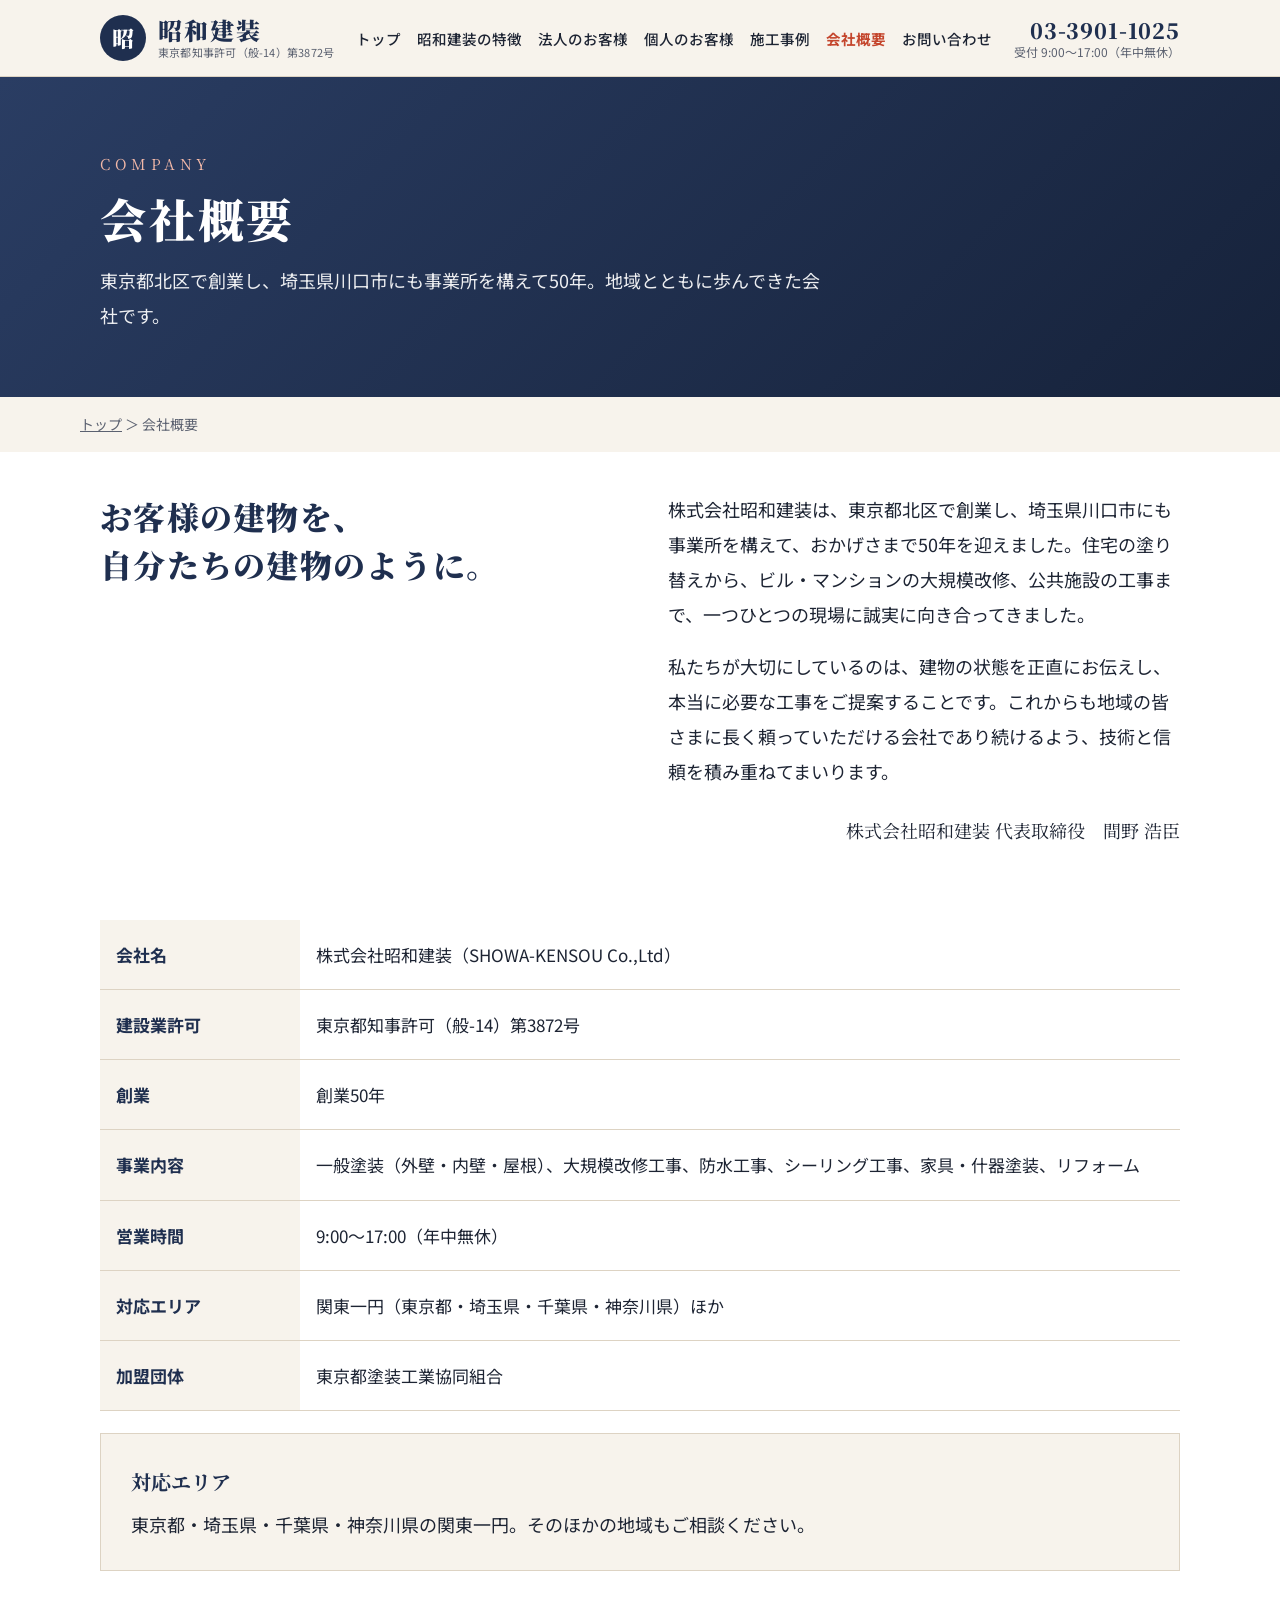
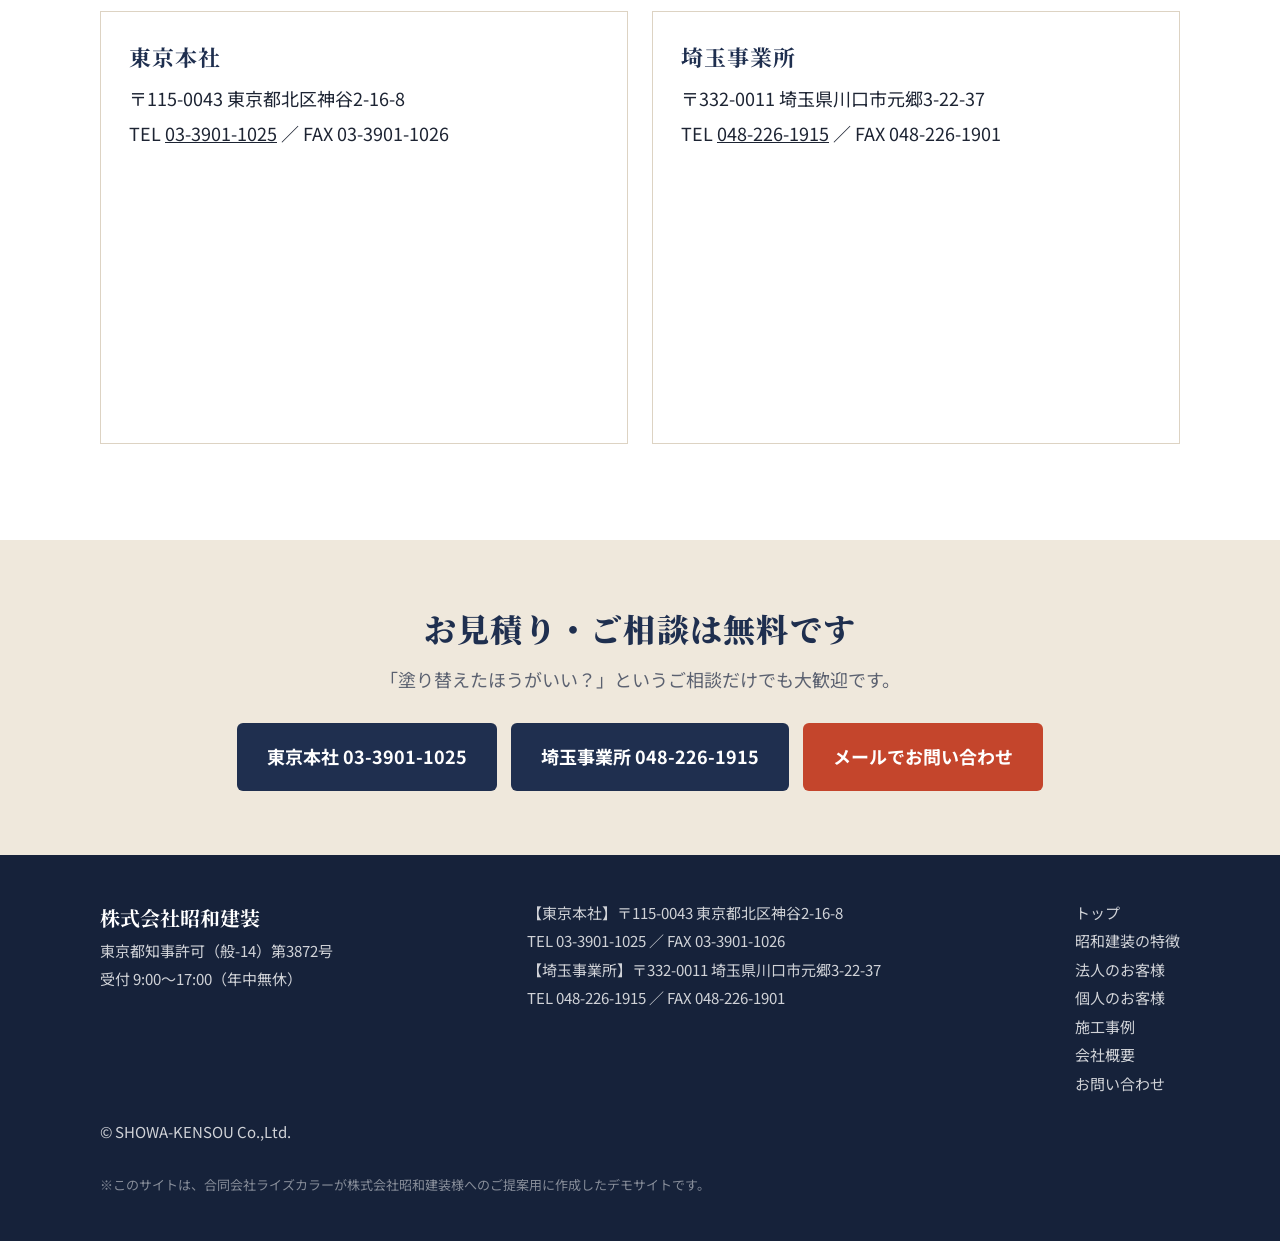
<file: company.html>
<!doctype html>
<html lang="ja">
<head>
<meta charset="utf-8">
<meta name="viewport" content="width=device-width, initial-scale=1">
<meta name="robots" content="noindex, nofollow">
<title>会社概要・代表あいさつ｜株式会社昭和建装</title>
<meta name="description" content="株式会社昭和建装の会社概要、代表あいさつ、東京本社（北区神谷）・埼玉事業所（川口市元郷）のアクセス。">
<link rel="preconnect" href="https://fonts.googleapis.com">
<link rel="preconnect" href="https://fonts.gstatic.com" crossorigin>
<link href="https://fonts.googleapis.com/css2?family=Noto+Sans+JP:wght@400;500;700&family=Noto+Serif+JP:wght@500;700;900&display=swap" rel="stylesheet">
<script type="application/ld+json">
{
  "@context": "https://schema.org",
  "@type": "HousePainter",
  "name": "株式会社昭和建装",
  "alternateName": "SHOWA-KENSOU Co.,Ltd",
  "description": "東京都北区・埼玉県川口市の塗装会社。外壁・屋根・内装塗装、大規模改修工事、防水工事、家具・什器塗装。公共工事の実績多数。",
  "url": "https://www.syowakenso.com/",
  "telephone": "+81-3-3901-1025",
  "faxNumber": "+81-3-3901-1026",
  "address": {"@type": "PostalAddress","postalCode": "115-0043","addressRegion": "東京都","addressLocality": "北区","streetAddress": "神谷2-16-8","addressCountry": "JP"},
  "department": [{
    "@type": "HousePainter","name": "株式会社昭和建装 埼玉事業所","telephone": "+81-48-226-1915",
    "address": {"@type": "PostalAddress","postalCode": "332-0011","addressRegion": "埼玉県","addressLocality": "川口市","streetAddress": "元郷3-22-37","addressCountry": "JP"}
  }],
  "openingHours": "Mo-Su 09:00-17:00",
  "areaServed": ["東京都","埼玉県","千葉県","神奈川県"]
}
</script>
<link rel="stylesheet" href="style.css">
</head>
<body>

<header>
  <div class="wrap hd">
    <a class="logo" href="index.html">
      <span class="mark">昭</span>
      <span><b>昭和建装</b><small>東京都知事許可（般-14）第3872号</small></span>
    </a>
    <nav id="gnav">
      <ul>
        <li><a href="index.html">トップ</a></li>
        <li><a href="about.html">昭和建装の特徴</a></li>
        <li><a href="service.html">法人のお客様</a></li>
        <li><a href="individual.html">個人のお客様</a></li>
        <li><a href="works.html">施工事例</a></li>
        <li><a href="company.html" class="on">会社概要</a></li>
        <li><a href="contact.html">お問い合わせ</a></li>
      </ul>
    </nav>
    <div class="hd-tel">
      <a class="tel-big" href="tel:0339011025">03-3901-1025</a>
      <small>受付 9:00〜17:00（年中無休）</small>
    </div>
    <button class="menu-btn" aria-label="メニュー" onclick="document.getElementById('gnav').classList.toggle('open')"><span></span><span></span><span></span></button>
  </div>
</header>

<main>
<section class="page-hero">
  <img src="https://images.unsplash.com/photo-1757970326337-95d7cca56fa1?auto=format&fit=crop&w=1800&q=70" alt="" onerror="this.remove()">
  <div class="wrap"><span class="en">COMPANY</span><h1>会社概要</h1><p>東京都北区で創業し、埼玉県川口市にも事業所を構えて50年。地域とともに歩んできた会社です。</p></div>
</section>

<div class="wrap crumb"><a href="index.html">トップ</a> ＞ 会社概要</div>

<section class="sec company" id="company" style="padding-top:40px">
  <div class="wrap">
    
    <div class="greet">
      <h3>お客様の建物を、<br>自分たちの建物のように。</h3>
      <div>
        <p>株式会社昭和建装は、東京都北区で創業し、埼玉県川口市にも事業所を構えて、おかげさまで50年を迎えました。住宅の塗り替えから、ビル・マンションの大規模改修、公共施設の工事まで、一つひとつの現場に誠実に向き合ってきました。</p>
        <p>私たちが大切にしているのは、建物の状態を正直にお伝えし、本当に必要な工事をご提案することです。これからも地域の皆さまに長く頼っていただける会社であり続けるよう、技術と信頼を積み重ねてまいります。</p>
        <p class="sign">株式会社昭和建装 代表取締役　間野 浩臣</p>
      </div>
    </div>

    <table class="outline">
      <tr><th>会社名</th><td>株式会社昭和建装（SHOWA-KENSOU Co.,Ltd）</td></tr>
      <tr><th>建設業許可</th><td>東京都知事許可（般-14）第3872号</td></tr>
      <tr><th>創業</th><td>創業50年</td></tr>
      <tr><th>事業内容</th><td>一般塗装（外壁・内壁・屋根）、大規模改修工事、防水工事、シーリング工事、家具・什器塗装、リフォーム</td></tr>
      <tr><th>営業時間</th><td>9:00〜17:00（年中無休）</td></tr>
      <tr><th>対応エリア</th><td>関東一円（東京都・埼玉県・千葉県・神奈川県）ほか</td></tr>
      <tr><th>加盟団体</th><td>東京都塗装工業協同組合</td></tr>
    </table>

    <div class="box" style="background:var(--paper)"><b class="t">対応エリア</b>東京都・埼玉県・千葉県・神奈川県の関東一円。そのほかの地域もご相談ください。</div>
    <div class="offices">
      <div class="office">
        <h3>東京本社</h3>
        <p>〒115-0043 東京都北区神谷2-16-8<br>TEL <a href="tel:0339011025">03-3901-1025</a> ／ FAX 03-3901-1026</p>
        <iframe loading="lazy" title="東京本社の地図" src="https://www.google.com/maps?q=%E6%9D%B1%E4%BA%AC%E9%83%BD%E5%8C%97%E5%8C%BA%E7%A5%9E%E8%B0%B72-16-8&output=embed"></iframe>
      </div>
      <div class="office">
        <h3>埼玉事業所</h3>
        <p>〒332-0011 埼玉県川口市元郷3-22-37<br>TEL <a href="tel:0482261915">048-226-1915</a> ／ FAX 048-226-1901</p>
        <iframe loading="lazy" title="埼玉事業所の地図" src="https://www.google.com/maps?q=%E5%9F%BC%E7%8E%89%E7%9C%8C%E5%B7%9D%E5%8F%A3%E5%B8%82%E5%85%83%E9%83%B73-22-37&output=embed"></iframe>
      </div>
    </div>
  </div>
</section>

<section class="cta-band">
  <div class="wrap">
    <h2>お見積り・ご相談は無料です</h2>
    <p>「塗り替えたほうがいい？」というご相談だけでも大歓迎です。</p>
    <div class="row">
      <a class="btn btn-navy" href="tel:0339011025">東京本社 03-3901-1025</a>
      <a class="btn btn-navy" href="tel:0482261915">埼玉事業所 048-226-1915</a>
      <a class="btn btn-shu" href="contact.html">メールでお問い合わせ</a>
    </div>
  </div>
</section>
</main>

<footer>
  <div class="wrap">
    <div class="f">
      <div><b>株式会社昭和建装</b><br>東京都知事許可（般-14）第3872号<br>受付 9:00〜17:00（年中無休）</div>
      <div>【東京本社】〒115-0043 東京都北区神谷2-16-8<br>TEL 03-3901-1025 ／ FAX 03-3901-1026<br>【埼玉事業所】〒332-0011 埼玉県川口市元郷3-22-37<br>TEL 048-226-1915 ／ FAX 048-226-1901</div>
      <div><a href="index.html" style="text-decoration:none">トップ</a><br><a href="about.html" style="text-decoration:none">昭和建装の特徴</a><br><a href="service.html" style="text-decoration:none">法人のお客様</a><br><a href="individual.html" style="text-decoration:none">個人のお客様</a><br><a href="works.html" style="text-decoration:none">施工事例</a><br><a href="company.html" style="text-decoration:none">会社概要</a><br><a href="contact.html" style="text-decoration:none">お問い合わせ</a></div>
    </div>
    <p style="margin-top:20px">© SHOWA-KENSOU Co.,Ltd.</p>
    <p class="demo">※このサイトは、合同会社ライズカラーが株式会社昭和建装様へのご提案用に作成したデモサイトです。</p>
  </div>
</footer>

<div class="callbar">
  <a class="t1" href="tel:0339011025"><small>東京本社</small>電話する</a>
  <a class="t2" href="tel:0482261915"><small>埼玉事業所</small>電話する</a>
  <a class="m" href="contact.html"><small>無料</small>お見積り</a>
</div>

<!-- Cloudflare Web Analytics --><script defer src='https://static.cloudflareinsights.com/beacon.min.js' data-cf-beacon='{"token": "66a2b055c38a48da9c19547b0177c091"}'></script><!-- End Cloudflare Web Analytics -->
</body>
</html>
</file>
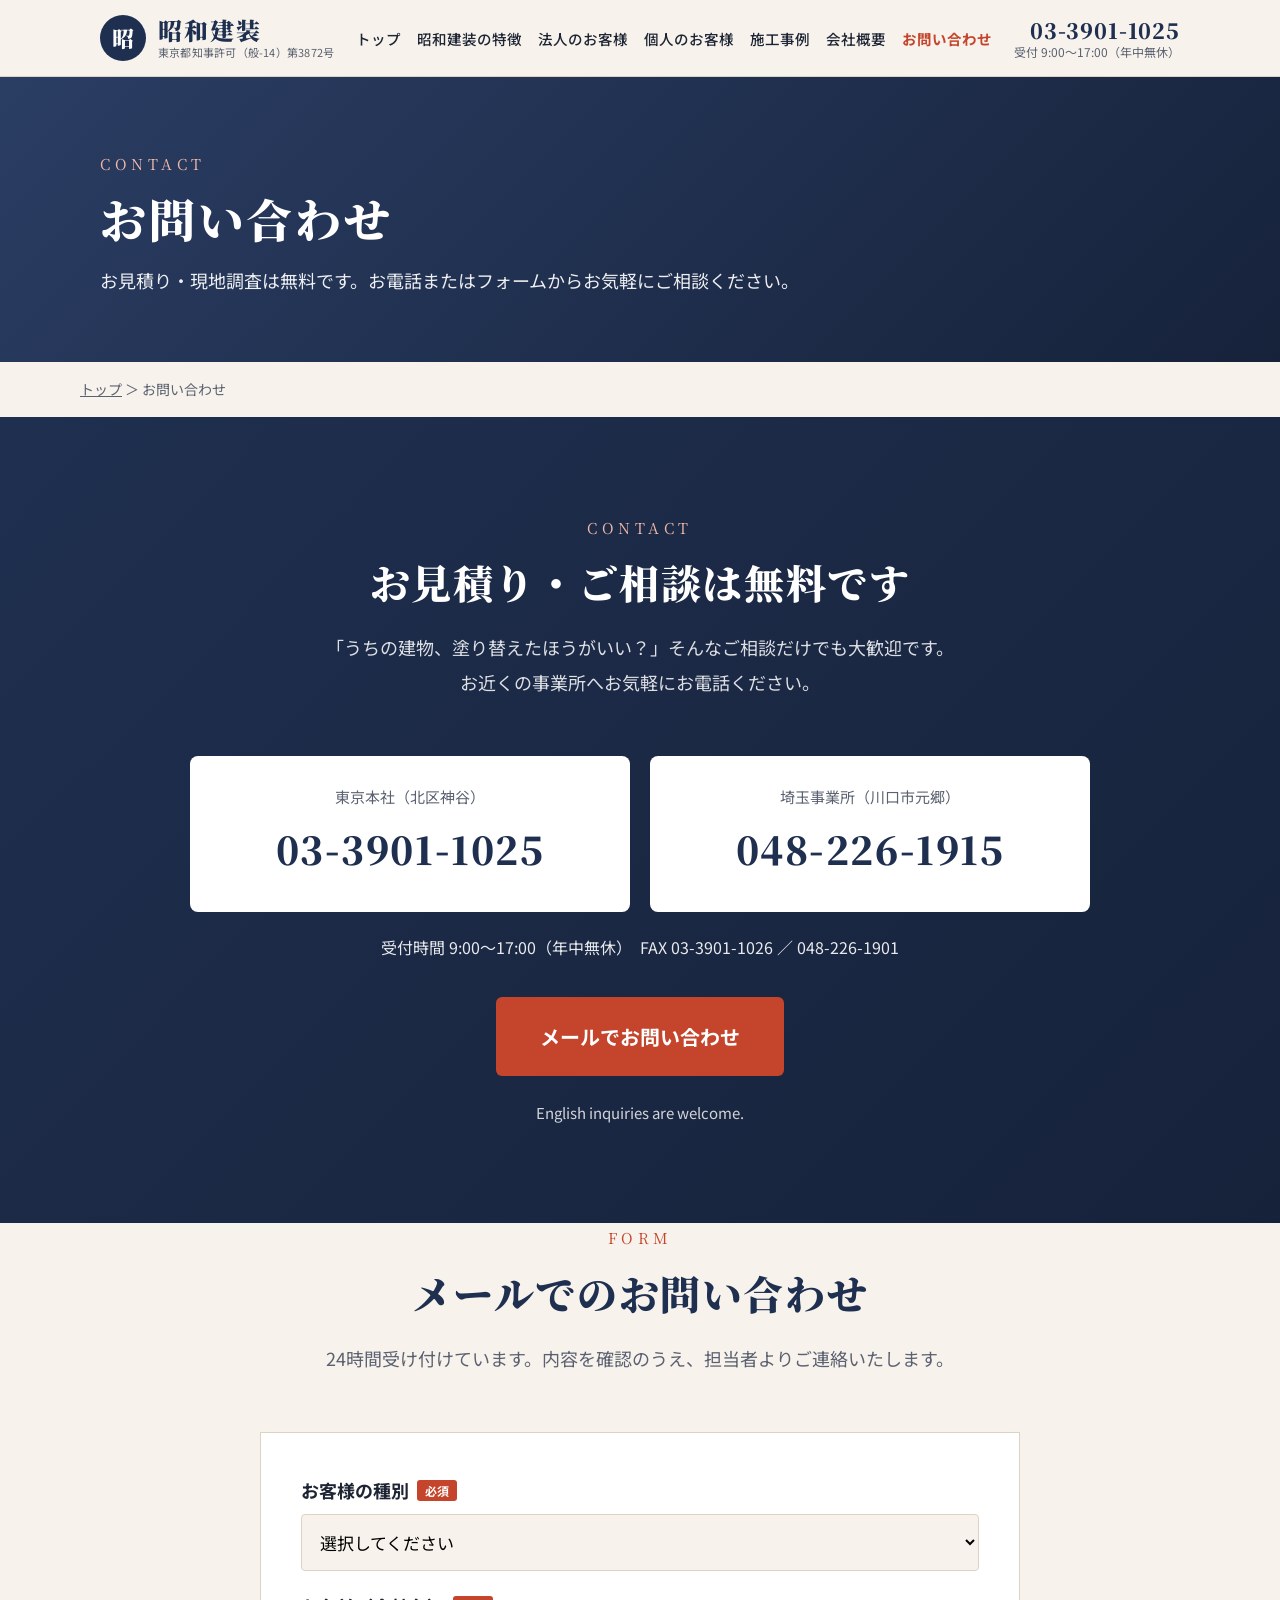
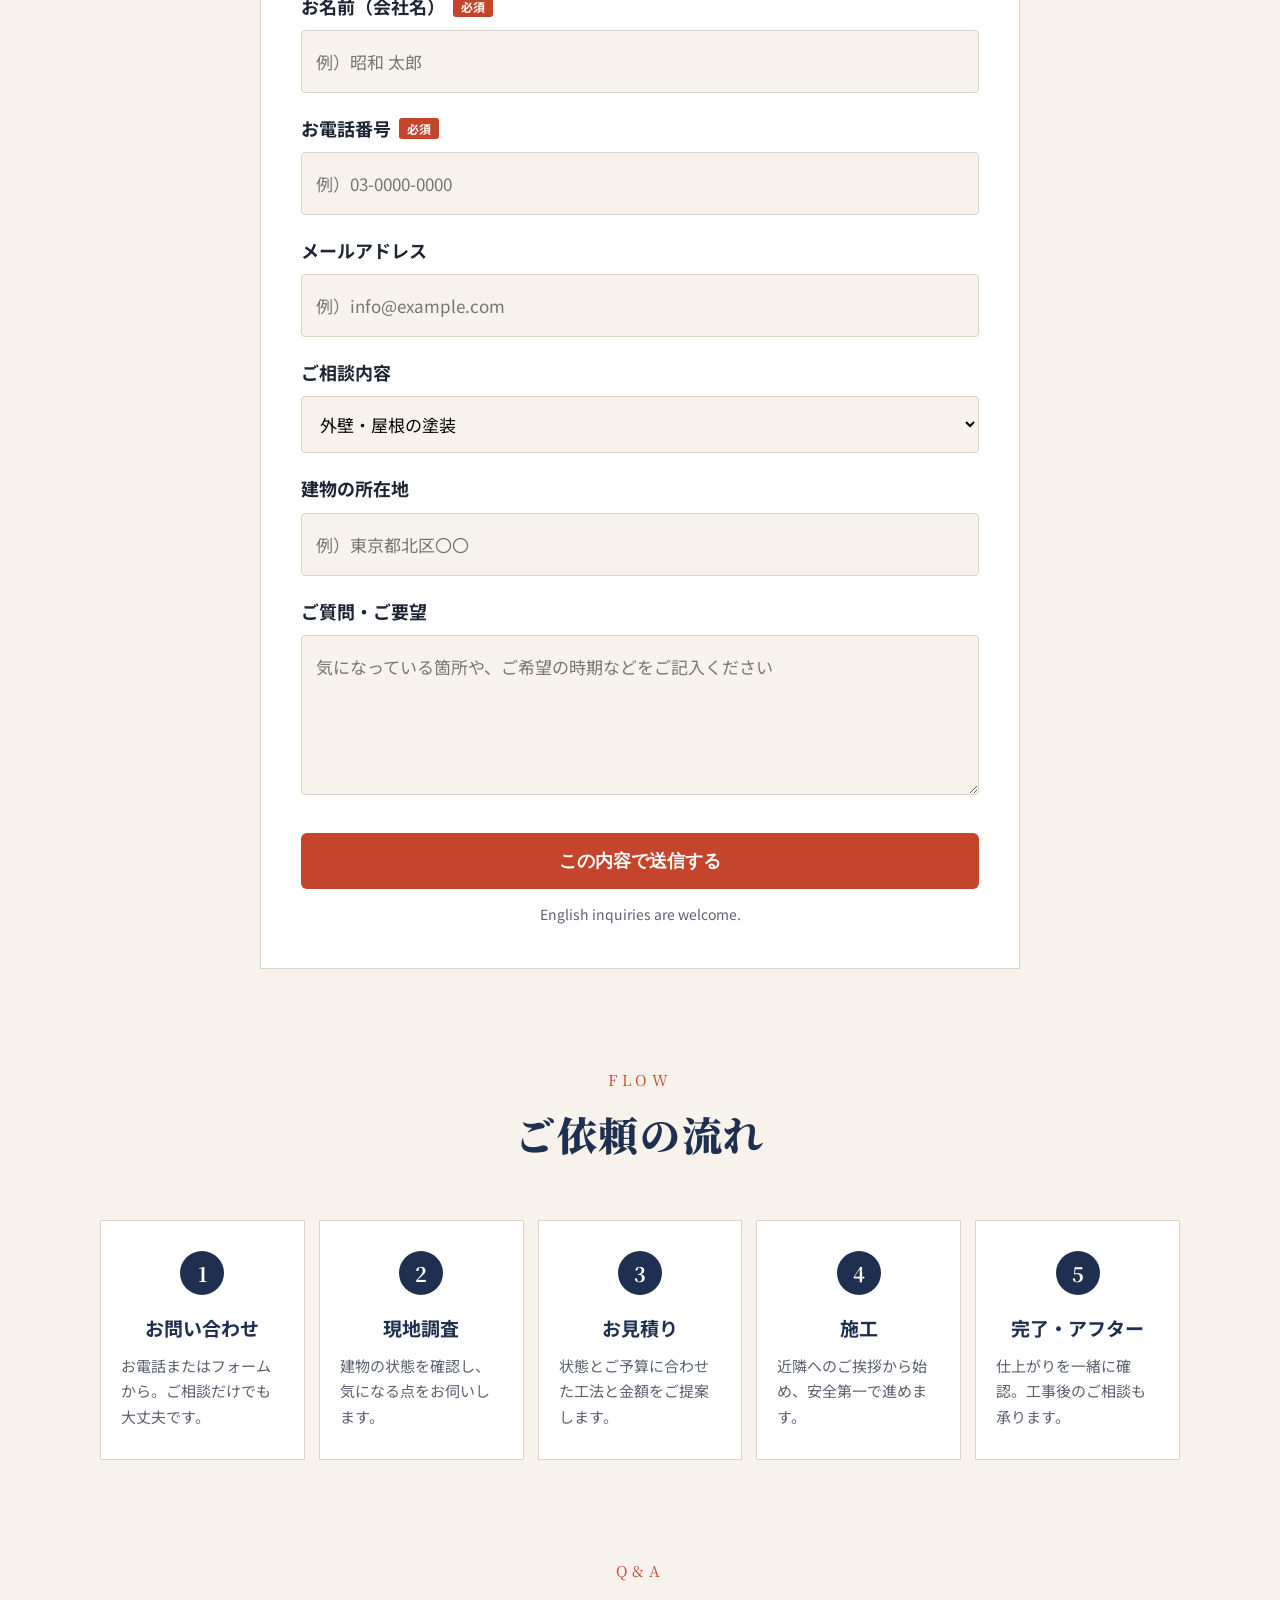
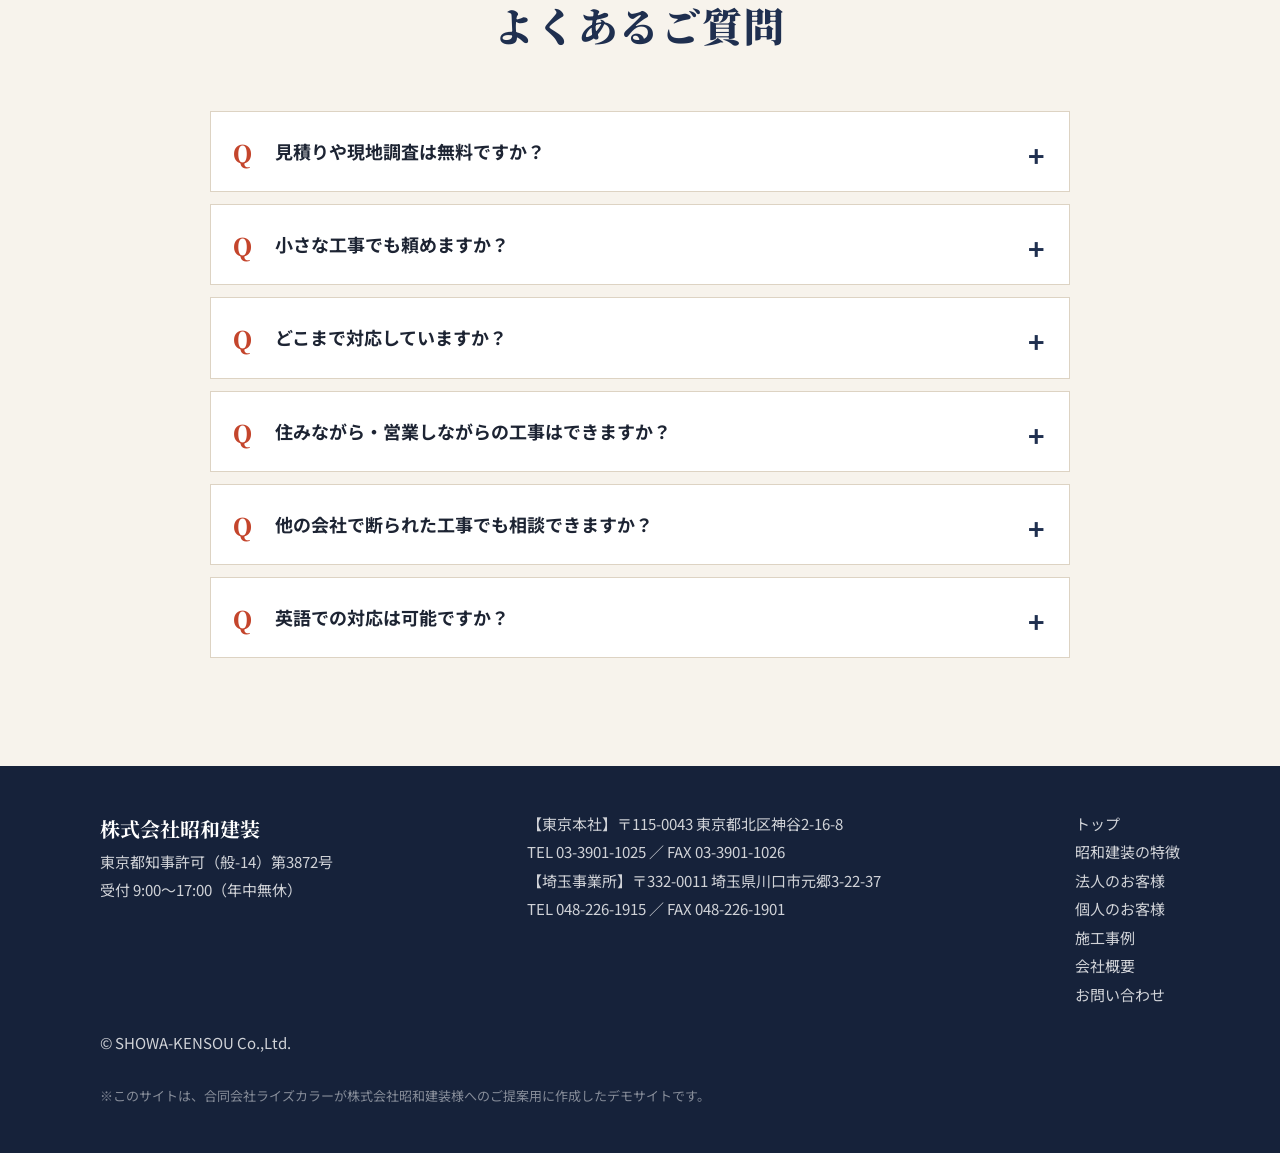
<file: contact.html>
<!doctype html>
<html lang="ja">
<head>
<meta charset="utf-8">
<meta name="viewport" content="width=device-width, initial-scale=1">
<meta name="robots" content="noindex, nofollow">
<title>お問い合わせ・お見積り｜株式会社昭和建装</title>
<meta name="description" content="株式会社昭和建装へのお問い合わせ。東京本社 03-3901-1025、埼玉事業所 048-226-1915。受付9:00〜17:00（年中無休）。お見積り無料。">
<link rel="preconnect" href="https://fonts.googleapis.com">
<link rel="preconnect" href="https://fonts.gstatic.com" crossorigin>
<link href="https://fonts.googleapis.com/css2?family=Noto+Sans+JP:wght@400;500;700&family=Noto+Serif+JP:wght@500;700;900&display=swap" rel="stylesheet">
<script type="application/ld+json">
{
  "@context": "https://schema.org",
  "@type": "HousePainter",
  "name": "株式会社昭和建装",
  "alternateName": "SHOWA-KENSOU Co.,Ltd",
  "description": "東京都北区・埼玉県川口市の塗装会社。外壁・屋根・内装塗装、大規模改修工事、防水工事、家具・什器塗装。公共工事の実績多数。",
  "url": "https://www.syowakenso.com/",
  "telephone": "+81-3-3901-1025",
  "faxNumber": "+81-3-3901-1026",
  "address": {"@type": "PostalAddress","postalCode": "115-0043","addressRegion": "東京都","addressLocality": "北区","streetAddress": "神谷2-16-8","addressCountry": "JP"},
  "department": [{
    "@type": "HousePainter","name": "株式会社昭和建装 埼玉事業所","telephone": "+81-48-226-1915",
    "address": {"@type": "PostalAddress","postalCode": "332-0011","addressRegion": "埼玉県","addressLocality": "川口市","streetAddress": "元郷3-22-37","addressCountry": "JP"}
  }],
  "openingHours": "Mo-Su 09:00-17:00",
  "areaServed": ["東京都","埼玉県","千葉県","神奈川県"]
}
</script>
<link rel="stylesheet" href="style.css">
</head>
<body>

<header>
  <div class="wrap hd">
    <a class="logo" href="index.html">
      <span class="mark">昭</span>
      <span><b>昭和建装</b><small>東京都知事許可（般-14）第3872号</small></span>
    </a>
    <nav id="gnav">
      <ul>
        <li><a href="index.html">トップ</a></li>
        <li><a href="about.html">昭和建装の特徴</a></li>
        <li><a href="service.html">法人のお客様</a></li>
        <li><a href="individual.html">個人のお客様</a></li>
        <li><a href="works.html">施工事例</a></li>
        <li><a href="company.html">会社概要</a></li>
        <li><a href="contact.html" class="on">お問い合わせ</a></li>
      </ul>
    </nav>
    <div class="hd-tel">
      <a class="tel-big" href="tel:0339011025">03-3901-1025</a>
      <small>受付 9:00〜17:00（年中無休）</small>
    </div>
    <button class="menu-btn" aria-label="メニュー" onclick="document.getElementById('gnav').classList.toggle('open')"><span></span><span></span><span></span></button>
  </div>
</header>

<main>
<section class="page-hero">
  <img src="https://images.unsplash.com/photo-1599619585752-c3edb42a414c?auto=format&fit=crop&w=1800&q=70" alt="" onerror="this.remove()">
  <div class="wrap"><span class="en">CONTACT</span><h1>お問い合わせ</h1><p>お見積り・現地調査は無料です。お電話またはフォームからお気軽にご相談ください。</p></div>
</section>

<div class="wrap crumb"><a href="index.html">トップ</a> ＞ お問い合わせ</div>

<section class="sec contact" id="contact">
  <div class="wrap">
    <div class="sec-head"><span class="en">CONTACT</span><h2>お見積り・ご相談は無料です</h2><p>「うちの建物、塗り替えたほうがいい？」そんなご相談だけでも大歓迎です。<br>お近くの事業所へお気軽にお電話ください。</p></div>
    <div class="tels">
      <a href="tel:0339011025"><small>東京本社（北区神谷）</small><span class="tel-big">03-3901-1025</span></a>
      <a href="tel:0482261915"><small>埼玉事業所（川口市元郷）</small><span class="tel-big">048-226-1915</span></a>
    </div>
    <p class="hours">受付時間 9:00〜17:00（年中無休）　FAX 03-3901-1026 ／ 048-226-1901</p>
    <a class="btn btn-shu" href="#form">メールでお問い合わせ</a>
    <p class="en-note">English inquiries are welcome.</p>
  </div>
</section>

<section class="sec" id="form" style="padding-top:0">
  <div class="wrap">
    <div class="sec-head"><span class="en">FORM</span><h2>メールでのお問い合わせ</h2><p>24時間受け付けています。内容を確認のうえ、担当者よりご連絡いたします。</p></div>
    <form class="form" onsubmit="alert('デモのため送信されません。実際はここにGoogleフォームがつながります。');return false;">
      <label>お客様の種別<em>必須</em></label>
      <select required><option value="">選択してください</option><option>個人のお客様</option><option>法人のお客様</option></select>
      <label>お名前（会社名）<em>必須</em></label><input required placeholder="例）昭和 太郎">
      <label>お電話番号<em>必須</em></label><input type="tel" required placeholder="例）03-0000-0000">
      <label>メールアドレス</label><input type="email" placeholder="例）info@example.com">
      <label>ご相談内容</label>
      <select><option>外壁・屋根の塗装</option><option>内装の塗装</option><option>大規模改修工事</option><option>防水工事・雨漏り</option><option>家具・什器塗装</option><option>その他</option></select>
      <label>建物の所在地</label><input placeholder="例）東京都北区〇〇">
      <label>ご質問・ご要望</label><textarea placeholder="気になっている箇所や、ご希望の時期などをご記入ください"></textarea>
      <button class="btn btn-shu" type="submit">この内容で送信する</button>
      <p class="note">English inquiries are welcome.</p>
    </form>
  </div>
</section>

<section class="sec" style="padding-top:0"><div class="wrap"><div class="sec-head"><span class="en">FLOW</span><h2>ご依頼の流れ</h2></div><ol class="flow">
      <li><b>お問い合わせ</b><p>お電話またはフォームから。ご相談だけでも大丈夫です。</p></li>
      <li><b>現地調査</b><p>建物の状態を確認し、気になる点をお伺いします。</p></li>
      <li><b>お見積り</b><p>状態とご予算に合わせた工法と金額をご提案します。</p></li>
      <li><b>施工</b><p>近隣へのご挨拶から始め、安全第一で進めます。</p></li>
      <li><b>完了・アフター</b><p>仕上がりを一緒に確認。工事後のご相談も承ります。</p></li>
    </ol></div></section>

<section class="sec" style="padding-top:0">
  <div class="wrap">
    <div class="sec-head"><span class="en">Q&amp;A</span><h2>よくあるご質問</h2></div>
    <div class="faq">
      <details><summary>見積りや現地調査は無料ですか？</summary><div class="a">はい、無料です。建物の状態を拝見したうえで、必要な工事とお見積りをご提案します。</div></details>
      <details><summary>小さな工事でも頼めますか？</summary><div class="a">もちろんです。鉄部のサビ止めやシーリングの補修など、部分的な工事もお気軽にご相談ください。</div></details>
      <details><summary>どこまで対応していますか？</summary><div class="a">東京都・埼玉県・千葉県・神奈川県の関東一円に対応しています。そのほかの地域もご相談ください。</div></details>
      <details><summary>住みながら・営業しながらの工事はできますか？</summary><div class="a">できます。マンションでは居住者の方へのご案内、店舗やオフィスでは夜間・休業日の施工など、生活や営業への影響が少ない進め方をご提案します。</div></details>
      <details><summary>他の会社で断られた工事でも相談できますか？</summary><div class="a">ぜひご相談ください。公共工事で培った経験をもとに、難しい条件の工事にも対応してきました。</div></details>
      <details><summary>英語での対応は可能ですか？</summary><div class="a">はい、英語でのお問い合わせにも対応しています（Available in English）。</div></details>
    </div>
  </div>
</section>
</main>

<footer>
  <div class="wrap">
    <div class="f">
      <div><b>株式会社昭和建装</b><br>東京都知事許可（般-14）第3872号<br>受付 9:00〜17:00（年中無休）</div>
      <div>【東京本社】〒115-0043 東京都北区神谷2-16-8<br>TEL 03-3901-1025 ／ FAX 03-3901-1026<br>【埼玉事業所】〒332-0011 埼玉県川口市元郷3-22-37<br>TEL 048-226-1915 ／ FAX 048-226-1901</div>
      <div><a href="index.html" style="text-decoration:none">トップ</a><br><a href="about.html" style="text-decoration:none">昭和建装の特徴</a><br><a href="service.html" style="text-decoration:none">法人のお客様</a><br><a href="individual.html" style="text-decoration:none">個人のお客様</a><br><a href="works.html" style="text-decoration:none">施工事例</a><br><a href="company.html" style="text-decoration:none">会社概要</a><br><a href="contact.html" style="text-decoration:none">お問い合わせ</a></div>
    </div>
    <p style="margin-top:20px">© SHOWA-KENSOU Co.,Ltd.</p>
    <p class="demo">※このサイトは、合同会社ライズカラーが株式会社昭和建装様へのご提案用に作成したデモサイトです。</p>
  </div>
</footer>

<div class="callbar">
  <a class="t1" href="tel:0339011025"><small>東京本社</small>電話する</a>
  <a class="t2" href="tel:0482261915"><small>埼玉事業所</small>電話する</a>
  <a class="m" href="contact.html"><small>無料</small>お見積り</a>
</div>

<!-- Cloudflare Web Analytics --><script defer src='https://static.cloudflareinsights.com/beacon.min.js' data-cf-beacon='{"token": "66a2b055c38a48da9c19547b0177c091"}'></script><!-- End Cloudflare Web Analytics -->
</body>
</html>
</file>
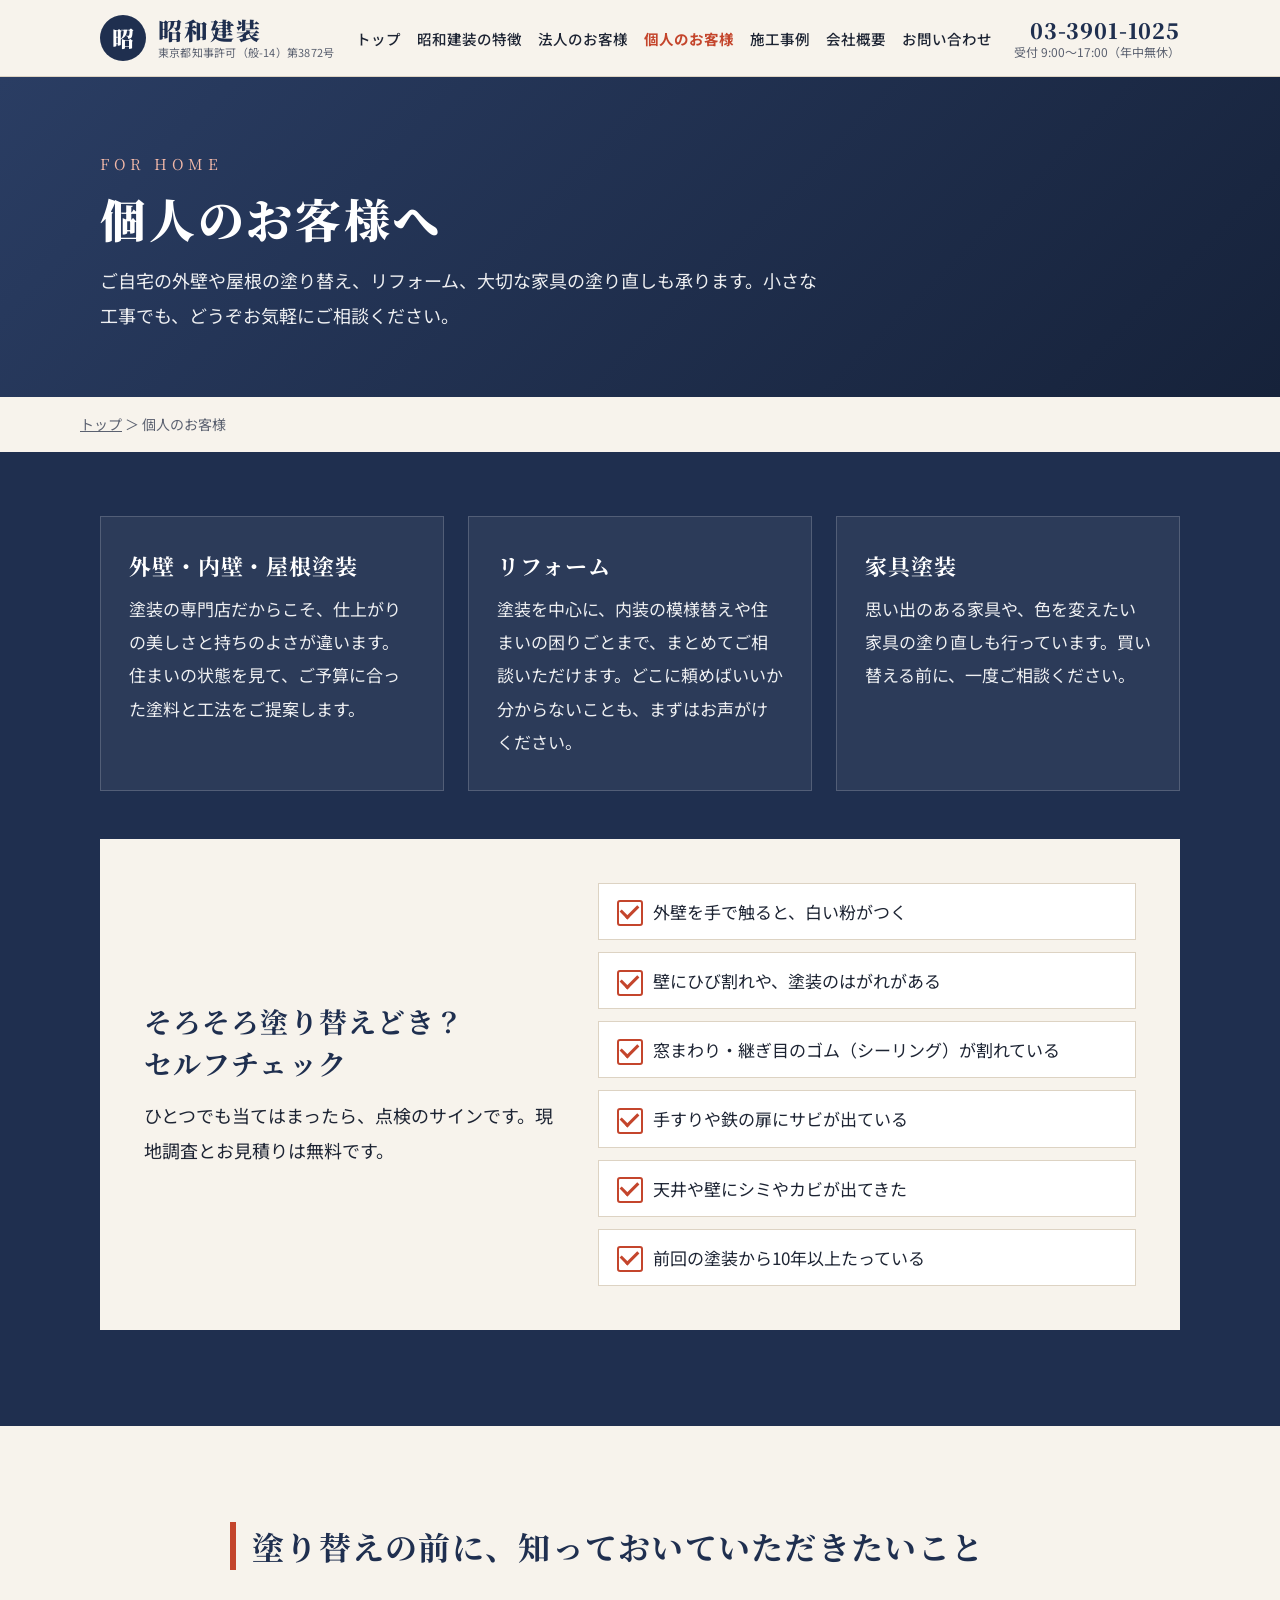
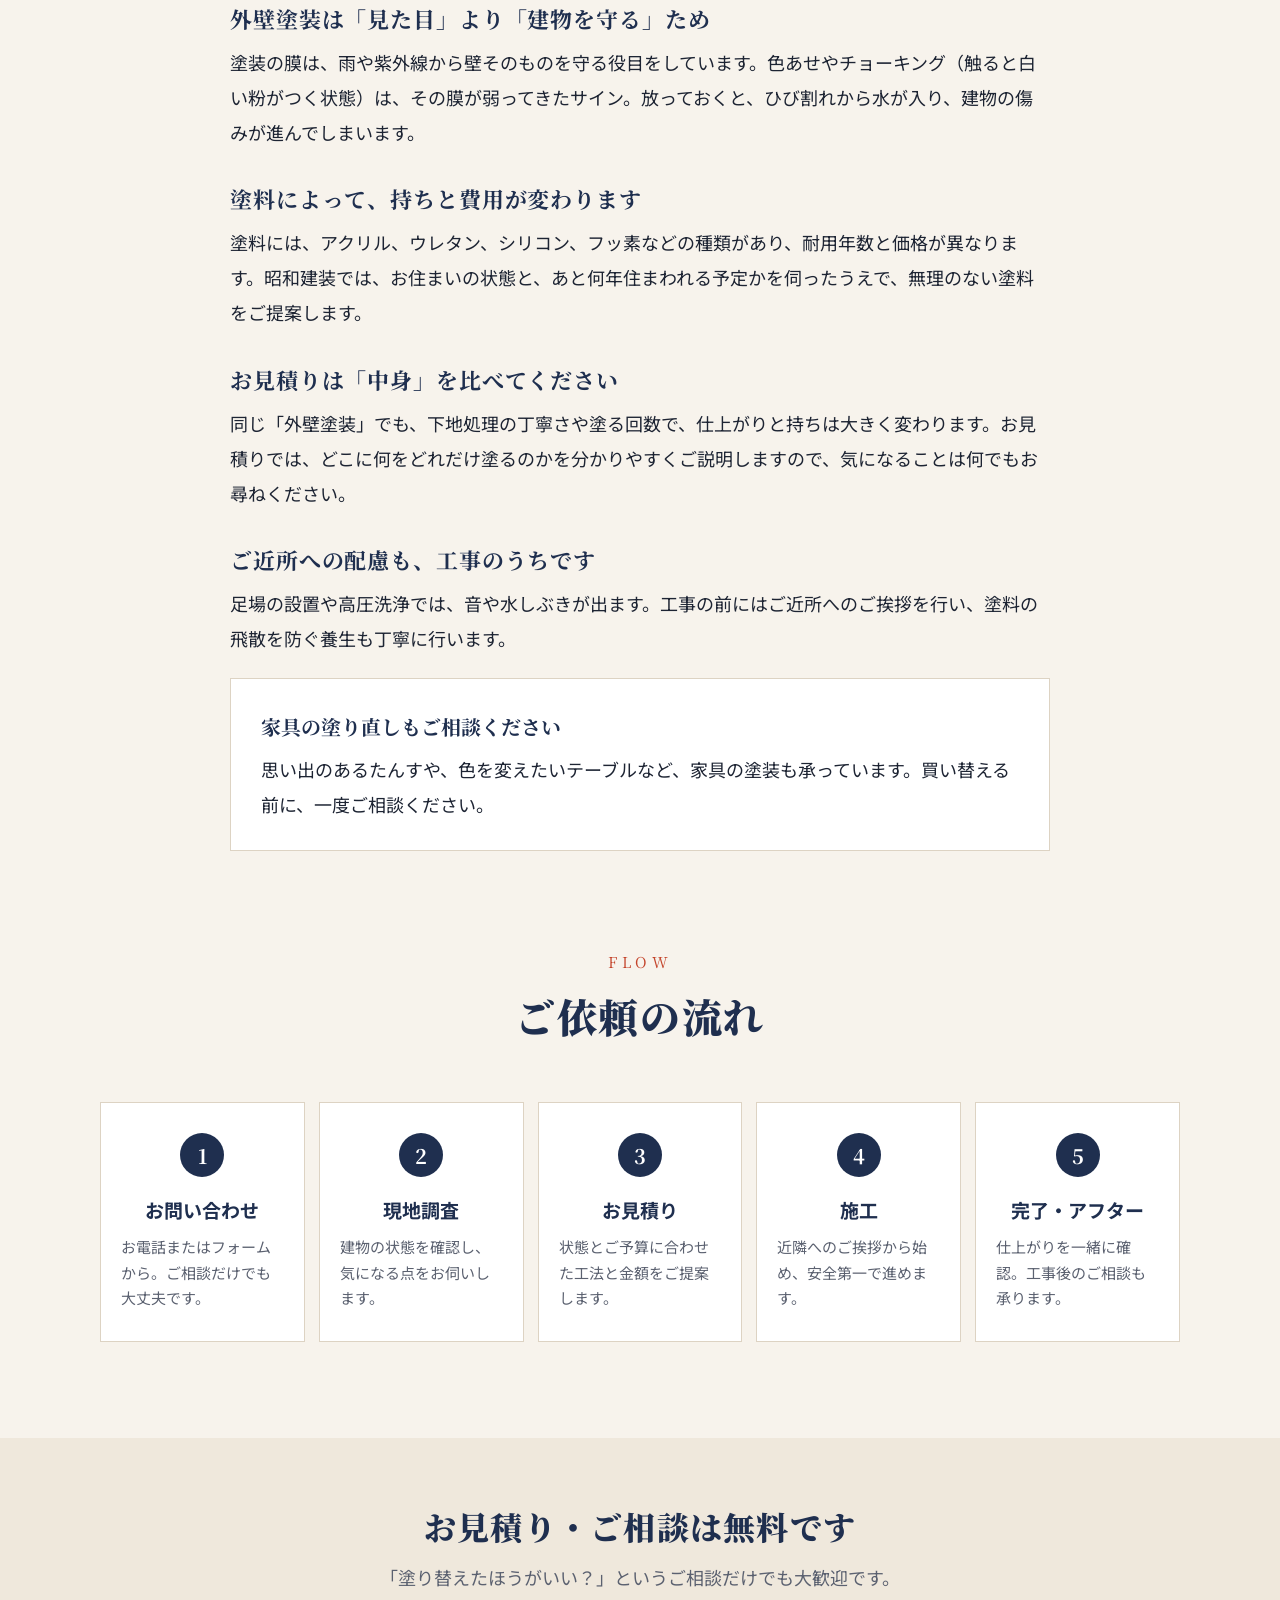
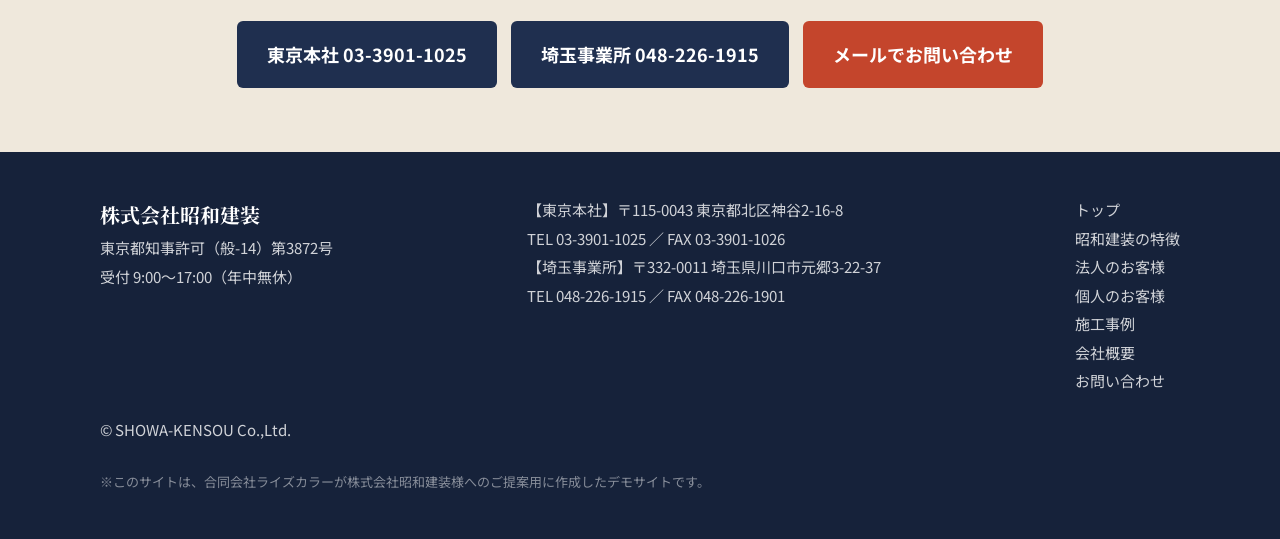
<file: individual.html>
<!doctype html>
<html lang="ja">
<head>
<meta charset="utf-8">
<meta name="viewport" content="width=device-width, initial-scale=1">
<meta name="robots" content="noindex, nofollow">
<title>個人のお客様へ｜外壁・屋根塗装、リフォーム、家具塗装｜株式会社昭和建装</title>
<meta name="description" content="ご自宅の外壁・屋根の塗り替え、リフォーム、家具の塗り直し。塗り替えどきのセルフチェックと、塗装前に知っておきたいことをご紹介します。現地調査・お見積り無料。">
<link rel="preconnect" href="https://fonts.googleapis.com">
<link rel="preconnect" href="https://fonts.gstatic.com" crossorigin>
<link href="https://fonts.googleapis.com/css2?family=Noto+Sans+JP:wght@400;500;700&family=Noto+Serif+JP:wght@500;700;900&display=swap" rel="stylesheet">
<script type="application/ld+json">
{
  "@context": "https://schema.org",
  "@type": "HousePainter",
  "name": "株式会社昭和建装",
  "alternateName": "SHOWA-KENSOU Co.,Ltd",
  "description": "東京都北区・埼玉県川口市の塗装会社。外壁・屋根・内装塗装、大規模改修工事、防水工事、家具・什器塗装。公共工事の実績多数。",
  "url": "https://www.syowakenso.com/",
  "telephone": "+81-3-3901-1025",
  "faxNumber": "+81-3-3901-1026",
  "address": {"@type": "PostalAddress","postalCode": "115-0043","addressRegion": "東京都","addressLocality": "北区","streetAddress": "神谷2-16-8","addressCountry": "JP"},
  "department": [{
    "@type": "HousePainter","name": "株式会社昭和建装 埼玉事業所","telephone": "+81-48-226-1915",
    "address": {"@type": "PostalAddress","postalCode": "332-0011","addressRegion": "埼玉県","addressLocality": "川口市","streetAddress": "元郷3-22-37","addressCountry": "JP"}
  }],
  "openingHours": "Mo-Su 09:00-17:00",
  "areaServed": ["東京都","埼玉県","千葉県","神奈川県"]
}
</script>
<link rel="stylesheet" href="style.css">
</head>
<body>

<header>
  <div class="wrap hd">
    <a class="logo" href="index.html">
      <span class="mark">昭</span>
      <span><b>昭和建装</b><small>東京都知事許可（般-14）第3872号</small></span>
    </a>
    <nav id="gnav">
      <ul>
        <li><a href="index.html">トップ</a></li>
        <li><a href="about.html">昭和建装の特徴</a></li>
        <li><a href="service.html">法人のお客様</a></li>
        <li><a href="individual.html" class="on">個人のお客様</a></li>
        <li><a href="works.html">施工事例</a></li>
        <li><a href="company.html">会社概要</a></li>
        <li><a href="contact.html">お問い合わせ</a></li>
      </ul>
    </nav>
    <div class="hd-tel">
      <a class="tel-big" href="tel:0339011025">03-3901-1025</a>
      <small>受付 9:00〜17:00（年中無休）</small>
    </div>
    <button class="menu-btn" aria-label="メニュー" onclick="document.getElementById('gnav').classList.toggle('open')"><span></span><span></span><span></span></button>
  </div>
</header>

<main>
<section class="page-hero">
  <img src="https://images.unsplash.com/photo-1755735340764-3b077cab0c5c?auto=format&fit=crop&w=1800&q=70" alt="" onerror="this.remove()">
  <div class="wrap"><span class="en">FOR HOME</span><h1>個人のお客様へ</h1><p>ご自宅の外壁や屋根の塗り替え、リフォーム、大切な家具の塗り直しも承ります。小さな工事でも、どうぞお気軽にご相談ください。</p></div>
</section>

<div class="wrap crumb"><a href="index.html">トップ</a> ＞ 個人のお客様</div>

<section class="sec indiv" id="individual" style="padding-top:64px">
  <div class="wrap">
    
    <div class="indiv-grid">
      <div class="indiv-card"><h3>外壁・内壁・屋根塗装</h3><p>塗装の専門店だからこそ、仕上がりの美しさと持ちのよさが違います。住まいの状態を見て、ご予算に合った塗料と工法をご提案します。</p></div>
      <div class="indiv-card"><h3>リフォーム</h3><p>塗装を中心に、内装の模様替えや住まいの困りごとまで、まとめてご相談いただけます。どこに頼めばいいか分からないことも、まずはお声がけください。</p></div>
      <div class="indiv-card"><h3>家具塗装</h3><p>思い出のある家具や、色を変えたい家具の塗り直しも行っています。買い替える前に、一度ご相談ください。</p></div>
    </div>

    <div class="check">
      <div>
        <h3>そろそろ塗り替えどき？<br>セルフチェック</h3>
        <p style="margin-top:14px">ひとつでも当てはまったら、点検のサインです。現地調査とお見積りは無料です。</p>
      </div>
      <ul>
        <li>外壁を手で触ると、白い粉がつく</li>
        <li>壁にひび割れや、塗装のはがれがある</li>
        <li>窓まわり・継ぎ目のゴム（シーリング）が割れている</li>
        <li>手すりや鉄の扉にサビが出ている</li>
        <li>天井や壁にシミやカビが出てきた</li>
        <li>前回の塗装から10年以上たっている</li>
      </ul>
    </div>
  </div>
</section>

<section class="sec">
  <div class="wrap prose">
    <h2>塗り替えの前に、知っておいていただきたいこと</h2>
    <h3>外壁塗装は「見た目」より「建物を守る」ため</h3>
    <p>塗装の膜は、雨や紫外線から壁そのものを守る役目をしています。色あせやチョーキング（触ると白い粉がつく状態）は、その膜が弱ってきたサイン。放っておくと、ひび割れから水が入り、建物の傷みが進んでしまいます。</p>
    <h3>塗料によって、持ちと費用が変わります</h3>
    <p>塗料には、アクリル、ウレタン、シリコン、フッ素などの種類があり、耐用年数と価格が異なります。昭和建装では、お住まいの状態と、あと何年住まわれる予定かを伺ったうえで、無理のない塗料をご提案します。</p>
    <h3>お見積りは「中身」を比べてください</h3>
    <p>同じ「外壁塗装」でも、下地処理の丁寧さや塗る回数で、仕上がりと持ちは大きく変わります。お見積りでは、どこに何をどれだけ塗るのかを分かりやすくご説明しますので、気になることは何でもお尋ねください。</p>
    <h3>ご近所への配慮も、工事のうちです</h3>
    <p>足場の設置や高圧洗浄では、音や水しぶきが出ます。工事の前にはご近所へのご挨拶を行い、塗料の飛散を防ぐ養生も丁寧に行います。</p>
    <div class="box"><b class="t">家具の塗り直しもご相談ください</b>思い出のあるたんすや、色を変えたいテーブルなど、家具の塗装も承っています。買い替える前に、一度ご相談ください。</div>
  </div>
</section>

<section class="sec" style="padding-top:0"><div class="wrap"><div class="sec-head"><span class="en">FLOW</span><h2>ご依頼の流れ</h2></div><ol class="flow">
      <li><b>お問い合わせ</b><p>お電話またはフォームから。ご相談だけでも大丈夫です。</p></li>
      <li><b>現地調査</b><p>建物の状態を確認し、気になる点をお伺いします。</p></li>
      <li><b>お見積り</b><p>状態とご予算に合わせた工法と金額をご提案します。</p></li>
      <li><b>施工</b><p>近隣へのご挨拶から始め、安全第一で進めます。</p></li>
      <li><b>完了・アフター</b><p>仕上がりを一緒に確認。工事後のご相談も承ります。</p></li>
    </ol></div></section>

<section class="cta-band">
  <div class="wrap">
    <h2>お見積り・ご相談は無料です</h2>
    <p>「塗り替えたほうがいい？」というご相談だけでも大歓迎です。</p>
    <div class="row">
      <a class="btn btn-navy" href="tel:0339011025">東京本社 03-3901-1025</a>
      <a class="btn btn-navy" href="tel:0482261915">埼玉事業所 048-226-1915</a>
      <a class="btn btn-shu" href="contact.html">メールでお問い合わせ</a>
    </div>
  </div>
</section>
</main>

<footer>
  <div class="wrap">
    <div class="f">
      <div><b>株式会社昭和建装</b><br>東京都知事許可（般-14）第3872号<br>受付 9:00〜17:00（年中無休）</div>
      <div>【東京本社】〒115-0043 東京都北区神谷2-16-8<br>TEL 03-3901-1025 ／ FAX 03-3901-1026<br>【埼玉事業所】〒332-0011 埼玉県川口市元郷3-22-37<br>TEL 048-226-1915 ／ FAX 048-226-1901</div>
      <div><a href="index.html" style="text-decoration:none">トップ</a><br><a href="about.html" style="text-decoration:none">昭和建装の特徴</a><br><a href="service.html" style="text-decoration:none">法人のお客様</a><br><a href="individual.html" style="text-decoration:none">個人のお客様</a><br><a href="works.html" style="text-decoration:none">施工事例</a><br><a href="company.html" style="text-decoration:none">会社概要</a><br><a href="contact.html" style="text-decoration:none">お問い合わせ</a></div>
    </div>
    <p style="margin-top:20px">© SHOWA-KENSOU Co.,Ltd.</p>
    <p class="demo">※このサイトは、合同会社ライズカラーが株式会社昭和建装様へのご提案用に作成したデモサイトです。</p>
  </div>
</footer>

<div class="callbar">
  <a class="t1" href="tel:0339011025"><small>東京本社</small>電話する</a>
  <a class="t2" href="tel:0482261915"><small>埼玉事業所</small>電話する</a>
  <a class="m" href="contact.html"><small>無料</small>お見積り</a>
</div>

<!-- Cloudflare Web Analytics --><script defer src='https://static.cloudflareinsights.com/beacon.min.js' data-cf-beacon='{"token": "66a2b055c38a48da9c19547b0177c091"}'></script><!-- End Cloudflare Web Analytics -->
</body>
</html>
</file>
<file: style.css>
:root{
  --ink:#1d2433; --navy:#1f2f4f; --navy-d:#16223a; --shu:#c4452c; --shu-d:#a63720;
  --paper:#f7f3ec; --paper2:#efe8dc; --line:#ddd3c3; --muted:#5b6170; --white:#fff;
  --serif:"Noto Serif JP","Hiragino Mincho ProN","Yu Mincho",serif;
  --sans:"Noto Sans JP","Hiragino Kaku Gothic ProN","Yu Gothic",sans-serif;
}
*{box-sizing:border-box;margin:0;padding:0}
html{scroll-behavior:smooth;scroll-padding-top:84px}
body{font-family:var(--sans);font-size:18px;line-height:1.95;color:var(--ink);background:var(--paper);-webkit-text-size-adjust:100%}
img{max-width:100%;display:block}
a{color:inherit}
.wrap{max-width:1120px;margin:0 auto;padding:0 20px}
h2,h3{font-family:var(--serif);line-height:1.5;letter-spacing:.04em}
.sec{padding:96px 0}
.sec-head{text-align:center;margin-bottom:56px}
.sec-head .en{display:block;font-family:var(--serif);color:var(--shu);font-size:15px;letter-spacing:.3em;margin-bottom:10px}
.sec-head h2{font-size:clamp(28px,4.4vw,40px);font-weight:900;color:var(--navy)}
.sec-head p{margin-top:18px;color:var(--muted)}
.btn{display:inline-flex;align-items:center;justify-content:center;gap:10px;font-weight:700;text-decoration:none;border-radius:6px;padding:16px 30px;font-size:18px;transition:.2s}
.btn-shu{background:var(--shu);color:#fff}.btn-shu:hover{background:var(--shu-d)}
.btn-line{border:2px solid currentColor}
.tel-big{font-family:var(--serif);font-weight:900;letter-spacing:.04em}

/* header */
header{position:sticky;top:0;z-index:50;background:rgba(247,243,236,.96);backdrop-filter:blur(6px);border-bottom:1px solid var(--line)}
.hd{display:flex;align-items:center;justify-content:space-between;height:76px;gap:20px}
.logo{text-decoration:none;display:flex;align-items:center;gap:12px}
.logo .mark{width:46px;height:46px;border-radius:50%;background:var(--navy);color:#fff;display:grid;place-items:center;font-family:var(--serif);font-weight:900;font-size:22px;flex:none}
.logo b{display:block;font-family:var(--serif);font-size:24px;font-weight:900;color:var(--navy);line-height:1.2;letter-spacing:.08em}
.logo small{display:block;font-size:11px;color:var(--muted);line-height:1.4;letter-spacing:.02em}
nav ul{display:flex;list-style:none;gap:22px;white-space:nowrap}
nav a{text-decoration:none;font-weight:500;font-size:15px}
nav a:hover{color:var(--shu)}
.hd-tel{text-align:right;line-height:1.3;white-space:nowrap}
.hd-tel a{text-decoration:none;color:var(--navy);font-size:24px}
.hd-tel small{display:block;font-size:12px;color:var(--muted)}
@media(max-width:1180px){nav{display:none}}
@media(max-width:640px){.hd-tel{display:none}.logo small{display:none}}

/* hero */
.hero{position:relative;min-height:min(86vh,760px);display:flex;align-items:center;color:#fff;overflow:hidden;background:linear-gradient(135deg,#2a3d63,#16223a)}
.hero .bg{position:absolute;inset:0;width:100%;height:100%;object-fit:cover}
.hero::after{content:"";position:absolute;inset:0;background:linear-gradient(90deg,rgba(18,27,46,.88) 0%,rgba(18,27,46,.62) 55%,rgba(18,27,46,.35) 100%)}
.hero .wrap{position:relative;z-index:2;padding-top:72px;padding-bottom:72px}
.hero .lead{display:inline-block;border:1px solid rgba(255,255,255,.6);padding:6px 16px;font-size:15px;letter-spacing:.12em;margin-bottom:26px}
.hero h1 .ln{white-space:nowrap}
.hero h1{font-family:var(--serif);font-size:clamp(28px,7.4vw,58px);font-weight:900;line-height:1.3;letter-spacing:.06em}
.hero h1 em{font-style:normal;color:#f2b8a8}
.hero p{font-size:clamp(18px,2.2vw,21px);margin-top:26px;max-width:640px}
.hero .cta{display:flex;flex-wrap:wrap;gap:14px;margin-top:40px}
.hero .btn-line{color:#fff}

.hero .wrap{width:100%}
.hero .wrap>*{max-width:600px}
.owner{position:absolute;z-index:1;right:max(20px,calc((100vw - 1120px)/2));bottom:0;height:86%;max-height:640px;display:flex;align-items:flex-end}
.owner img{height:100%;width:auto;object-fit:contain;filter:drop-shadow(0 10px 30px rgba(0,0,0,.35))}
.owner figcaption{position:absolute;right:-6px;bottom:28px;background:rgba(22,34,58,.82);color:#fff;font-family:var(--serif);font-weight:700;font-size:20px;line-height:1.4;padding:8px 16px;border-right:4px solid var(--shu);text-align:right;letter-spacing:.08em}
.owner figcaption small{display:block;font-size:12px;opacity:.85;font-family:var(--sans);font-weight:500;letter-spacing:.04em}
@media(max-width:1000px){.owner{height:62%;opacity:.95}.hero .wrap>*{max-width:520px}}
@media(max-width:760px){
  .hero{flex-direction:column;align-items:stretch;min-height:0}
  .hero .wrap{padding-bottom:20px}
  .owner{position:relative;right:auto;height:auto;max-height:none;justify-content:center;margin-top:10px}
  .owner img{width:78%;height:auto;max-width:360px}
  .owner figcaption{right:12px;bottom:18px;font-size:17px;padding:6px 12px}
}
.trust{background:var(--navy);color:#fff}
.trust ul{list-style:none;display:grid;grid-template-columns:repeat(4,1fr)}
.trust li{text-align:center;padding:26px 10px;border-left:1px solid rgba(255,255,255,.15)}
.trust li:first-child{border-left:none}
.trust b{display:block;font-family:var(--serif);font-size:30px;line-height:1.3}
.trust span{font-size:15px;opacity:.85}
@media(max-width:760px){.trust ul{grid-template-columns:repeat(2,1fr)}.trust li:nth-child(3){border-left:none}.trust li{border-top:1px solid rgba(255,255,255,.15)}}

/* panda */
.panda{background:var(--white)}
.panda-box{display:grid;grid-template-columns:1.1fr 1fr;gap:56px;align-items:center}
.panda .tag{display:inline-block;background:var(--shu);color:#fff;font-size:14px;padding:4px 14px;border-radius:3px;margin-bottom:16px;letter-spacing:.1em}
.panda h2{font-size:clamp(26px,3.6vw,36px);color:var(--navy);font-weight:900;margin-bottom:22px}
.panda .imgs{display:grid;grid-template-columns:1fr 1fr;gap:14px}
.panda .imgs figure{background:var(--paper2);border:1px solid var(--line);aspect-ratio:3/4}
.panda .imgs img{width:100%;height:100%;object-fit:contain}
.panda .note{font-size:14px;color:var(--muted);margin-top:10px}
@media(max-width:860px){.panda-box{grid-template-columns:1fr;gap:36px}}

/* reasons */
.reasons{display:grid;grid-template-columns:repeat(3,1fr);gap:28px}
.reason{background:var(--white);border-top:5px solid var(--shu);padding:40px 32px;box-shadow:0 6px 24px rgba(29,36,51,.06)}
.reason .ic{width:64px;height:64px;border-radius:50%;background:var(--paper2);display:grid;place-items:center;margin-bottom:20px}
.reason .ic svg{width:32px;height:32px;stroke:var(--navy);fill:none;stroke-width:1.8}
.reason h3{font-size:24px;color:var(--navy);margin-bottom:14px}
.reason p{font-size:17px}
@media(max-width:900px){.reasons{grid-template-columns:1fr}}

/* services */
.svc-intro{display:flex;justify-content:center;gap:12px;margin:-24px 0 48px;flex-wrap:wrap}
.svc-intro span{background:var(--navy);color:#fff;font-size:15px;padding:6px 18px;border-radius:30px}
.svc{display:grid;grid-template-columns:420px 1fr;gap:44px;background:var(--white);margin-bottom:32px;border:1px solid var(--line)}
.svc figure{background:var(--paper2);min-height:300px}
.svc figure img{width:100%;height:100%;object-fit:cover}
.svc .body{padding:40px 40px 40px 0}
.svc h3{font-size:28px;color:var(--navy);margin-bottom:6px}
.svc .sub{color:var(--shu);font-weight:700;font-size:16px;margin-bottom:16px}
.svc ul{list-style:none;margin-top:18px;display:grid;grid-template-columns:1fr 1fr;gap:8px 20px}
.svc li{font-size:16px;padding-left:22px;position:relative}
.svc li::before{content:"";position:absolute;left:0;top:.75em;width:10px;height:10px;background:var(--shu);border-radius:2px}
@media(max-width:900px){.svc{grid-template-columns:1fr;gap:0}.svc .body{padding:28px 24px 32px}.svc figure{min-height:220px;aspect-ratio:16/9}.svc ul{grid-template-columns:1fr}}

.steps-seal{margin-top:48px;background:var(--white);border:1px solid var(--line);padding:40px}
.steps-seal h3{font-size:24px;color:var(--navy);margin-bottom:8px}
.steps-seal ol{list-style:none;display:grid;grid-template-columns:repeat(4,1fr);gap:16px;margin-top:22px;counter-reset:s}
.steps-seal li{background:var(--paper);padding:20px;font-size:16px;line-height:1.7;counter-increment:s;position:relative;padding-top:48px}
.steps-seal li::before{content:"STEP " counter(s);position:absolute;top:16px;left:20px;font-family:var(--serif);color:var(--shu);font-weight:700;font-size:14px;letter-spacing:.1em}
.steps-seal li b{display:block;font-size:18px;color:var(--navy)}
@media(max-width:820px){.steps-seal ol{grid-template-columns:1fr 1fr}.steps-seal{padding:28px 20px}}

/* individual */
.indiv{background:var(--navy);color:#fff}
.indiv .sec-head h2{color:#fff}.indiv .sec-head p{color:rgba(255,255,255,.8)}.indiv .sec-head .en{color:#f2b8a8}
.indiv-grid{display:grid;grid-template-columns:repeat(3,1fr);gap:24px}
.indiv-card{background:rgba(255,255,255,.06);border:1px solid rgba(255,255,255,.18);padding:32px 28px}
.indiv-card h3{font-size:22px;margin-bottom:10px}
.indiv-card p{font-size:17px;opacity:.92}
.check{margin-top:48px;background:var(--paper);color:var(--ink);padding:44px;display:grid;grid-template-columns:1fr 1.3fr;gap:40px;align-items:center}
.check h3{font-size:28px;color:var(--navy)}
.check ul{list-style:none;display:grid;gap:12px}
.check li{background:#fff;border:1px solid var(--line);padding:14px 18px 14px 54px;position:relative;font-size:17px;line-height:1.6}
.check li::before{content:"";position:absolute;left:18px;top:50%;width:22px;height:22px;margin-top:-11px;border:2px solid var(--shu);border-radius:3px}
.check li::after{content:"";position:absolute;left:25px;top:50%;width:8px;height:14px;margin-top:-10px;border:solid var(--shu);border-width:0 3px 3px 0;transform:rotate(45deg)}
@media(max-width:900px){.indiv-grid{grid-template-columns:1fr}.check{grid-template-columns:1fr;padding:30px 22px;gap:22px}}

/* works */
.works{display:grid;grid-template-columns:repeat(3,1fr);gap:28px}
.work{background:var(--white);border:1px solid var(--line)}
.work figure{aspect-ratio:4/3;background:var(--paper2);overflow:hidden}
.work img{width:100%;height:100%;object-fit:cover;transition:.4s}
.work:hover img{transform:scale(1.04)}
.work .cap{padding:20px 22px 24px}
.work .meta{font-size:14px;color:var(--shu);font-weight:700}
.work h3{font-size:20px;color:var(--navy);margin:4px 0 6px}
.work p{font-size:16px;color:var(--muted);line-height:1.75}
.ba{grid-column:1/-1;display:grid;grid-template-columns:1fr 1fr;background:var(--white);border:1px solid var(--line)}
.ba figure{position:relative;aspect-ratio:4/3;background:var(--paper2)}
.ba figure img{width:100%;height:100%;object-fit:cover}
.ba figcaption{position:absolute;top:14px;left:14px;background:var(--ink);color:#fff;font-size:15px;font-weight:700;padding:4px 14px}
.ba figure.after figcaption{background:var(--shu)}
.ba .cap{grid-column:1/-1;padding:20px 24px 24px}
@media(max-width:900px){.works{grid-template-columns:1fr 1fr}}
@media(max-width:600px){.works{grid-template-columns:1fr}.ba{grid-template-columns:1fr}}
figure.noimg{background:repeating-linear-gradient(45deg,var(--paper2),var(--paper2) 12px,#e8e0d1 12px,#e8e0d1 24px)}
figure.noimg img{visibility:hidden}

/* flow */
.flow{display:grid;grid-template-columns:repeat(5,1fr);gap:14px;list-style:none;counter-reset:f}
.flow li{background:var(--white);border:1px solid var(--line);padding:30px 20px;text-align:center;counter-increment:f;position:relative}
.flow li::before{content:counter(f);display:grid;place-items:center;width:44px;height:44px;margin:0 auto 14px;border-radius:50%;background:var(--navy);color:#fff;font-family:var(--serif);font-weight:700;font-size:20px}
.flow b{display:block;font-size:19px;color:var(--navy);margin-bottom:6px}
.flow p{font-size:15px;line-height:1.7;color:var(--muted);text-align:left}
@media(max-width:900px){.flow{grid-template-columns:1fr}.flow li{display:grid;grid-template-columns:44px 1fr;gap:6px 18px;text-align:left}.flow li::before{margin:0;grid-row:span 2}}

/* faq */
.faq{max-width:860px;margin:0 auto}
.faq details{background:var(--white);border:1px solid var(--line);margin-bottom:12px}
.faq summary{list-style:none;cursor:pointer;padding:22px 56px 22px 64px;position:relative;font-weight:700;font-size:18px}
.faq summary::-webkit-details-marker{display:none}
.faq summary::before{content:"Q";position:absolute;left:22px;top:18px;font-family:var(--serif);font-size:24px;color:var(--shu);font-weight:900}
.faq summary::after{content:"+";position:absolute;right:24px;top:16px;font-size:28px;color:var(--navy)}
.faq details[open] summary::after{content:"−"}
.faq .a{padding:0 28px 24px 64px;font-size:17px}

/* company */
.company{background:var(--white)}
.greet{display:grid;grid-template-columns:1fr 1fr;gap:56px;margin-bottom:72px;align-items:start}
.greet h3{font-size:clamp(24px,3.2vw,32px);color:var(--navy);font-weight:900}
.greet p+p{margin-top:16px}
.greet .sign{margin-top:24px;text-align:right;font-family:var(--serif);font-size:18px}
table.outline{width:100%;border-collapse:collapse;font-size:17px}
.outline th,.outline td{border-bottom:1px solid var(--line);padding:18px 16px;text-align:left;vertical-align:top}
.outline th{width:200px;background:var(--paper);color:var(--navy);font-weight:700}
.offices{display:grid;grid-template-columns:1fr 1fr;gap:24px;margin-top:40px}
.office{border:1px solid var(--line);padding:28px}
.office h3{font-size:22px;color:var(--navy);margin-bottom:8px}
.office iframe{width:100%;height:240px;border:0;margin-top:14px}
@media(max-width:860px){.greet{grid-template-columns:1fr;gap:24px}.offices{grid-template-columns:1fr}.outline th{width:110px;padding:14px 10px}.outline td{padding:14px 10px}}

/* contact */
.contact{background:linear-gradient(135deg,var(--navy),var(--navy-d));color:#fff;text-align:center}
.contact .sec-head h2{color:#fff}.contact .sec-head p{color:rgba(255,255,255,.85)}.contact .sec-head .en{color:#f2b8a8}
.tels{display:grid;grid-template-columns:1fr 1fr;gap:20px;max-width:900px;margin:0 auto}
.tels a{display:block;background:#fff;color:var(--navy);text-decoration:none;padding:26px 16px;border-radius:8px}
.tels small{display:block;font-size:15px;color:var(--muted)}
.tels .tel-big{font-size:clamp(28px,4vw,38px)}
.contact .hours{margin:20px 0 34px;font-size:16px;opacity:.9}
.contact .btn-shu{font-size:20px;padding:20px 44px}
.contact .en-note{margin-top:22px;font-size:15px;opacity:.8}
@media(max-width:640px){.tels{grid-template-columns:1fr}}

footer{background:var(--navy-d);color:rgba(255,255,255,.8);font-size:15px;padding:44px 0 110px;line-height:1.9}
footer .f{display:flex;justify-content:space-between;gap:30px;flex-wrap:wrap}
footer b{color:#fff;font-family:var(--serif);font-size:20px}
footer .demo{margin-top:26px;font-size:13px;opacity:.6}
@media(min-width:768px){footer{padding-bottom:44px}}

.callbar{position:fixed;left:0;right:0;bottom:0;z-index:60;display:grid;grid-template-columns:1fr 1fr 1fr;box-shadow:0 -4px 16px rgba(0,0,0,.15)}
.callbar a{text-align:center;text-decoration:none;color:#fff;padding:12px 4px;font-weight:700;font-size:15px;line-height:1.35}
.callbar a small{display:block;font-size:11px;font-weight:400;opacity:.85}
.callbar .t1{background:var(--navy)}.callbar .t2{background:#2c406a}.callbar .m{background:var(--shu)}
@media(min-width:768px){.callbar{display:none}}

/* ===== multi-page additions ===== */
nav a.on{color:var(--shu);font-weight:700}
.menu-btn{display:none;background:none;border:0;cursor:pointer;width:48px;height:48px;flex:none}
.menu-btn span{display:block;width:26px;height:2px;background:var(--navy);margin:6px auto;transition:.2s}
@media(max-width:1180px){
  .menu-btn{display:block}
  nav{display:block;position:fixed;top:76px;left:0;right:0;background:var(--paper);border-bottom:1px solid var(--line);box-shadow:0 10px 20px rgba(0,0,0,.08);transform:translateY(-120%);transition:.25s;z-index:40}
  nav.open{transform:none}
  nav ul{flex-direction:column;gap:0;padding:8px 20px 16px}
  nav li{border-bottom:1px solid var(--line)}
  nav a{display:block;padding:14px 4px;font-size:18px}
  .hd-tel{margin-left:auto}
}
.page-hero{position:relative;color:#fff;background:linear-gradient(135deg,#2a3d63,#16223a);overflow:hidden}
.page-hero img{position:absolute;inset:0;width:100%;height:100%;object-fit:cover;opacity:.32}
.page-hero .wrap{position:relative;padding:72px 20px 64px}
.page-hero .en{display:block;font-family:var(--serif);color:#f2b8a8;letter-spacing:.3em;font-size:15px;margin-bottom:8px}
.page-hero h1{font-family:var(--serif);font-weight:900;font-size:clamp(30px,5vw,46px);letter-spacing:.06em;line-height:1.4}
.page-hero p{margin-top:12px;max-width:720px;opacity:.92}
.crumb{font-size:14px;color:var(--muted);padding:14px 0}
.crumb a{color:var(--muted)}
.more{text-align:center;margin-top:44px}
.btn-navy{background:var(--navy);color:#fff}.btn-navy:hover{background:var(--navy-d)}
.cards{display:grid;grid-template-columns:repeat(4,1fr);gap:22px}
.card{background:#fff;border:1px solid var(--line);text-decoration:none;display:block;transition:.2s}
.card:hover{transform:translateY(-4px);box-shadow:0 10px 26px rgba(29,36,51,.1)}
.card figure{aspect-ratio:4/3;background:var(--paper2);overflow:hidden}
.card img{width:100%;height:100%;object-fit:cover}
.card .c{padding:20px 20px 24px}
.card h3{font-size:21px;color:var(--navy)}
.card p{font-size:15px;color:var(--muted);line-height:1.75;margin-top:6px}
.card .go{display:block;margin-top:12px;color:var(--shu);font-weight:700;font-size:15px}
@media(max-width:960px){.cards{grid-template-columns:1fr 1fr}}
@media(max-width:560px){.cards{grid-template-columns:1fr}}
.split{display:grid;grid-template-columns:1fr 1fr;gap:28px}
.split a.big{display:block;text-decoration:none;color:#fff;padding:44px 36px;background:var(--navy);position:relative}
.split a.big.alt{background:var(--shu)}
.split a.big h3{font-size:28px;margin-bottom:8px}
.split a.big p{opacity:.92;font-size:17px}
.split a.big span{display:inline-block;margin-top:16px;font-weight:700;border-bottom:2px solid #fff}
@media(max-width:760px){.split{grid-template-columns:1fr}}
.news{max-width:860px;margin:0 auto;list-style:none;border-top:1px solid var(--line)}
.news li{display:grid;grid-template-columns:130px 1fr;gap:16px;padding:20px 8px;border-bottom:1px solid var(--line)}
.news time{color:var(--shu);font-weight:700;font-family:var(--serif)}
@media(max-width:560px){.news li{grid-template-columns:1fr;gap:2px}}
.prose{max-width:860px;margin:0 auto}
.prose h2{font-size:clamp(24px,3.4vw,32px);color:var(--navy);margin:56px 0 18px;padding-left:16px;border-left:6px solid var(--shu)}
.prose h2:first-child{margin-top:0}
.prose h3{font-size:22px;color:var(--navy);margin:32px 0 10px}
.prose p+p{margin-top:16px}
.prose ul.dot{list-style:none;margin:14px 0}
.prose ul.dot li{padding-left:22px;position:relative}
.prose ul.dot li::before{content:"";position:absolute;left:0;top:.8em;width:10px;height:10px;background:var(--shu);border-radius:2px}
.box{background:#fff;border:1px solid var(--line);padding:28px 30px;margin-top:22px}
.box b.t{display:block;font-family:var(--serif);font-size:20px;color:var(--navy);margin-bottom:6px}
.jump{display:flex;flex-wrap:wrap;gap:10px;justify-content:center;margin-bottom:56px}
.jump a{background:#fff;border:1px solid var(--line);text-decoration:none;padding:10px 20px;border-radius:30px;font-weight:700;color:var(--navy);font-size:16px}
.jump a:hover{border-color:var(--shu);color:var(--shu)}
.svc{scroll-margin-top:96px}
.cta-band{background:var(--paper2);padding:64px 0;text-align:center}
.cta-band h2{font-size:clamp(24px,3.4vw,32px);color:var(--navy);font-weight:900}
.cta-band p{margin:10px 0 26px;color:var(--muted)}
.cta-band .row{display:flex;flex-wrap:wrap;gap:14px;justify-content:center}
.form{max-width:760px;margin:0 auto;background:#fff;border:1px solid var(--line);padding:40px}
.form label{display:block;font-weight:700;margin:18px 0 6px}
.form label:first-child{margin-top:0}
.form label em{font-style:normal;background:var(--shu);color:#fff;font-size:12px;padding:2px 8px;border-radius:3px;margin-left:8px;vertical-align:2px}
.form input,.form select,.form textarea{width:100%;font:inherit;font-size:17px;padding:14px;border:1px solid var(--line);border-radius:4px;background:var(--paper)}
.form textarea{min-height:160px}
.form .btn{width:100%;margin-top:28px;border:0;cursor:pointer}
.form .note{font-size:14px;color:var(--muted);margin-top:12px;text-align:center}
@media(max-width:600px){.form{padding:26px 18px}}
.logo small{white-space:nowrap}
@media(max-width:1400px){nav ul{gap:16px}nav a{font-size:14.5px}.hd-tel a{font-size:21px}}

/* ===== hero v2 (smoky building + gold) ===== */
.hero2{--gold:#d9b57a;background:#1a2640;min-height:min(88vh,760px)}
.hero2 .bg{filter:blur(2.5px) saturate(.55) brightness(.75);transform:scale(1.04)}
.hero2::after{background:
  linear-gradient(90deg,rgba(20,31,54,.94) 0%,rgba(20,31,54,.82) 38%,rgba(22,34,58,.55) 62%,rgba(22,34,58,.45) 100%),
  linear-gradient(0deg,rgba(18,27,46,.85) 0%,rgba(18,27,46,0) 30%)}
.hero2 .smoke{position:absolute;inset:0;z-index:0;pointer-events:none;
  background:radial-gradient(ellipse 60% 50% at 75% 35%,rgba(200,212,232,.16),transparent 70%),
             radial-gradient(ellipse 50% 40% at 20% 85%,rgba(200,212,232,.10),transparent 70%);
}
.hero2 .lead{border-color:rgba(255,255,255,.55);font-size:16px;letter-spacing:.14em;padding:8px 20px;font-family:var(--serif)}
.hero2 h1{text-shadow:0 2px 18px rgba(0,0,0,.35)}
.hero2 h1 em{color:var(--gold)}
.hero2 .rule{display:block;width:120px;height:2px;background:linear-gradient(90deg,var(--gold),rgba(217,181,122,.2));margin:28px 0 4px}
.hero2 p{margin-top:20px;line-height:2;letter-spacing:.04em}
.hero2 .btn{padding:18px 34px;border-radius:4px}
.hero2 .btn-shu{background:linear-gradient(180deg,#cf4a2f,#a8321d);box-shadow:0 8px 20px rgba(0,0,0,.25)}
.hero2 .btn-line{border:1.5px solid rgba(255,255,255,.75);background:rgba(18,27,46,.25)}
.chev{display:inline-block;width:9px;height:9px;border:solid currentColor;border-width:2px 2px 0 0;transform:rotate(45deg);margin-left:14px}
.hero2 .owner{z-index:2;height:94%;max-height:720px}
.hero2 .owner .glow{position:absolute;left:8%;right:-4%;top:6%;bottom:0;background:radial-gradient(closest-side,rgba(190,205,230,.26),rgba(190,205,230,0));z-index:-1}
.hero2 .owner img{filter:none;-webkit-mask-image:linear-gradient(0deg,transparent 0,#000 12%);mask-image:linear-gradient(0deg,transparent 0,#000 12%)}
.hero2 .owner figcaption{right:-10px;bottom:70px;background:rgba(20,31,54,.92);border-right:0;border-left:3px solid var(--gold);padding:10px 22px;text-align:left;font-size:22px}
.hero2 .owner figcaption small{color:rgba(255,255,255,.75)}
@media(max-width:1100px){.hero2 br.pc{display:none}}
@media(max-width:760px){
  .hero2 .owner{height:auto;max-height:none;margin-top:0}
  .hero2 .owner figcaption{right:14px;bottom:40px;font-size:18px;padding:8px 16px}
  .hero2::after{background:linear-gradient(180deg,rgba(20,31,54,.9),rgba(20,31,54,.7) 60%,rgba(18,27,46,.9))}
}

/* ===== hero image (PC/tablet) ===== */
.vh{position:absolute;width:1px;height:1px;overflow:hidden;clip:rect(0 0 0 0);white-space:nowrap}
.hero-img{position:relative;background:#14203a;line-height:0}
.hero-img img{width:100%;height:auto;display:block}
.hero-img .hs{position:absolute;top:69.2%;height:9.2%;border-radius:4px;transition:.2s}
.hero-img .hs:hover{background:rgba(255,255,255,.1);box-shadow:0 0 0 2px rgba(217,181,122,.6)}
.hero-img .hs1{left:6.8%;width:22.4%}
.hero-img .hs2{left:30.8%;width:17%}
.hero2 .h1{font-family:var(--serif);font-weight:900;line-height:1.3;letter-spacing:.06em;font-size:clamp(34px,9vw,58px);text-shadow:0 2px 18px rgba(0,0,0,.35)}
.hero2 .h1 em{font-style:normal;color:var(--gold)}
.hero2 .h1 .ln{white-space:nowrap}
.hero2 .btn-shu{background:linear-gradient(180deg,#e2c48f,#c29a5c);color:#1d2433}
@media(min-width:761px){.hero2,.sp-only{display:none!important}}
@media(max-width:760px){.hero-img{display:none}}
</file>
